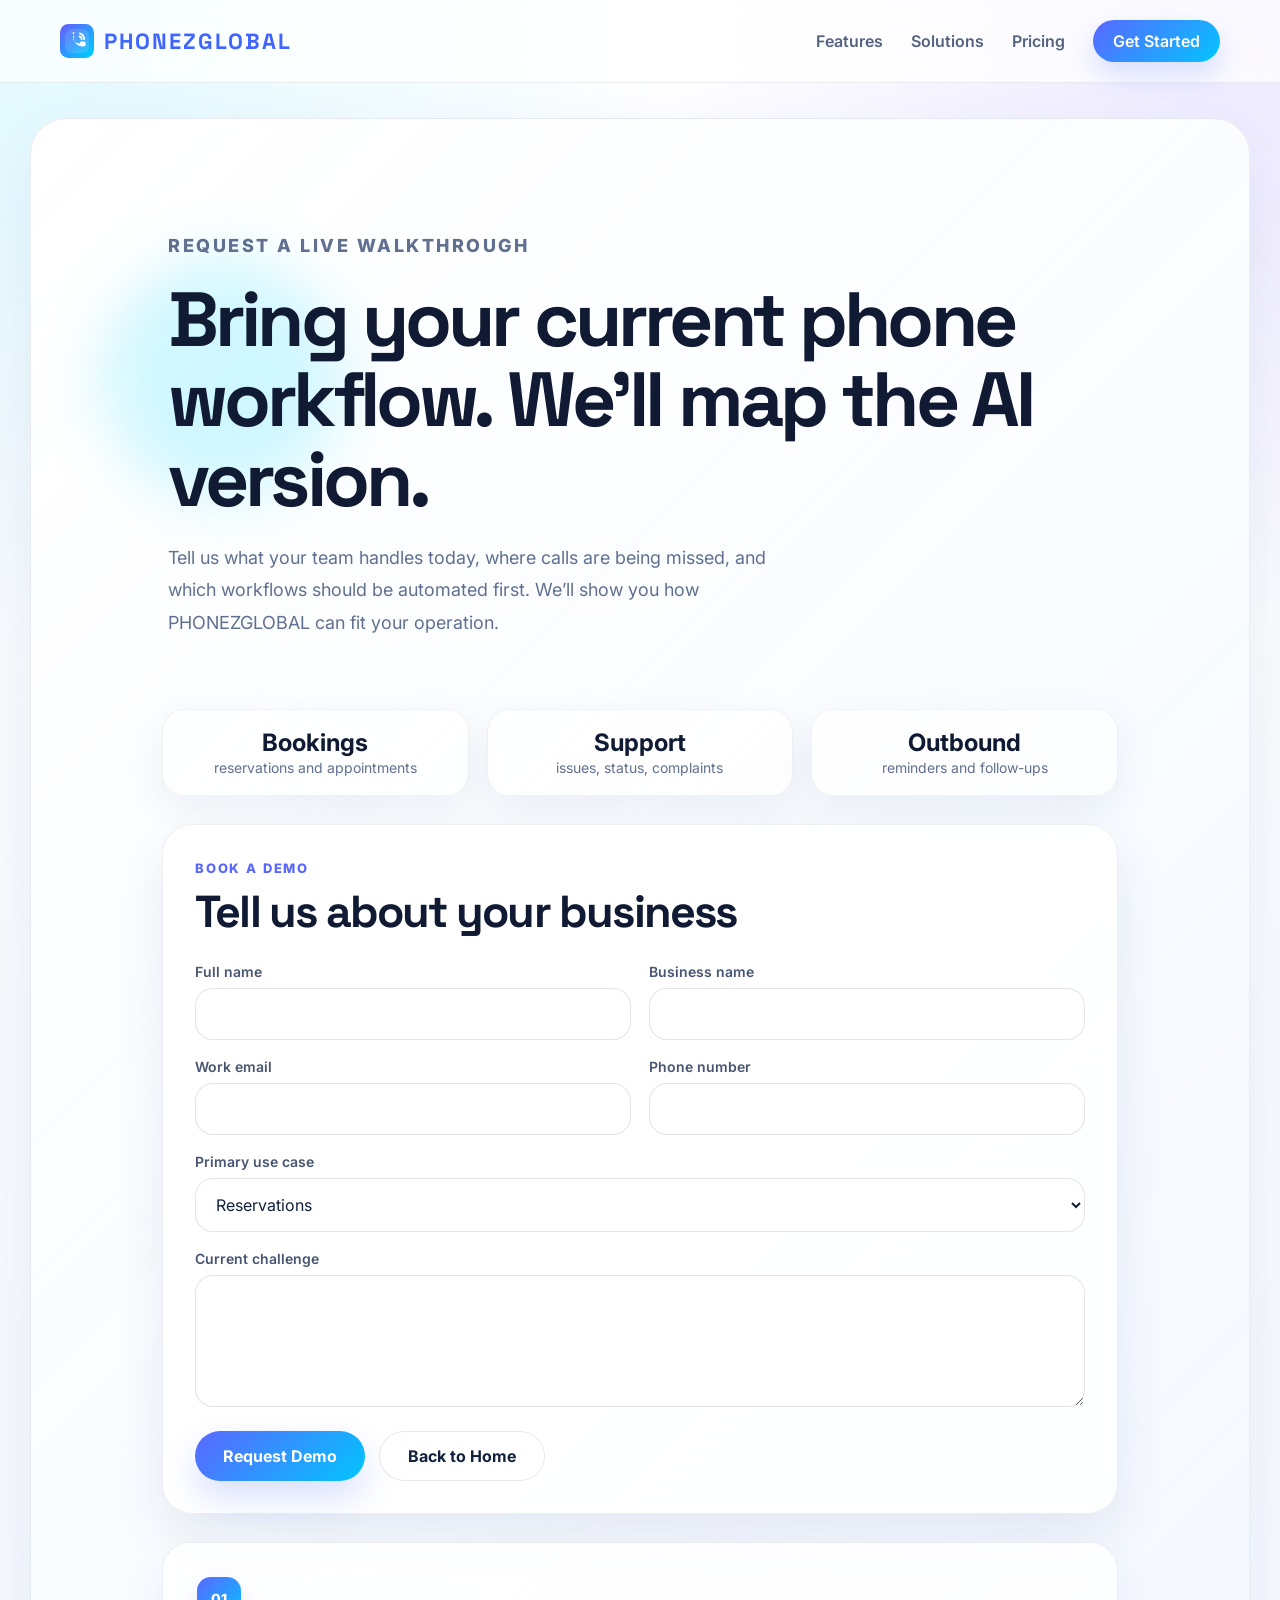
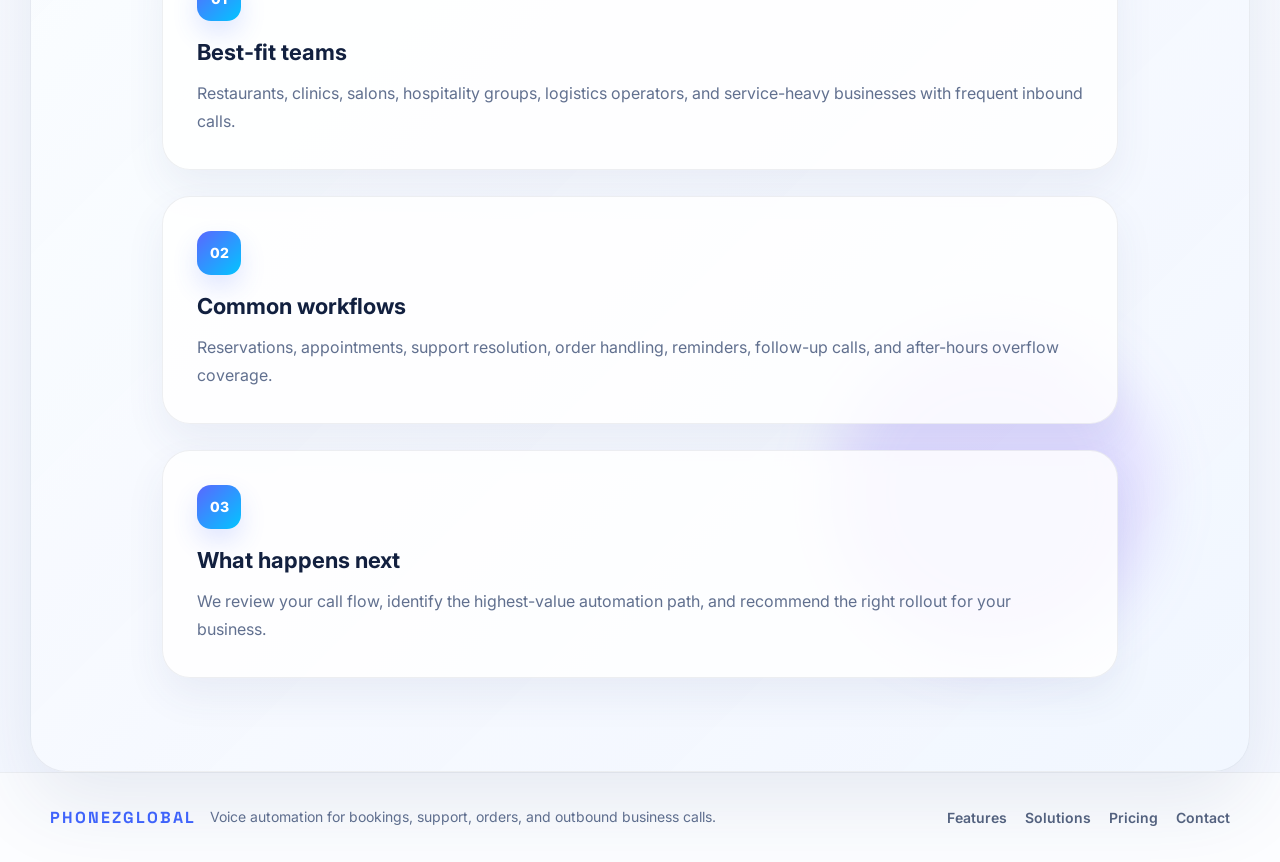
<file: contact.html>
<!DOCTYPE html>
<html lang="en">
<head>
  <meta charset="UTF-8">
  <meta name="viewport" content="width=device-width, initial-scale=1.0">
  <meta name="description" content="Contact PHONEZGLOBAL to request a demo for real-time voice AI call automation for your business.">
  <title>Contact | PHONEZGLOBAL</title>
  <link rel="icon" type="image/svg+xml" href="favicon.svg">
  <link rel="preconnect" href="https://fonts.googleapis.com">
  <link rel="preconnect" href="https://fonts.gstatic.com" crossorigin>
  <link href="https://fonts.googleapis.com/css2?family=Space+Grotesk:wght@500;700&family=Inter:wght@400;500;600;700;800&display=swap" rel="stylesheet">
  <link rel="stylesheet" href="style.css">
</head>
<body class="contact-page-body">

<header class="navbar">
  <a href="/" class="logo">
    <img src="logo-mark.svg" alt="PHONEZGLOBAL logo" class="logo-mark">
    <span>PHONEZGLOBAL</span>
  </a>
  <nav>
    <a href="/#features">Features</a>
    <a href="/#solutions">Solutions</a>
    <a href="/#pricing">Pricing</a>
    <a href="contact.html" class="cta">Get Started</a>
  </nav>
</header>

<main class="contact-page-main">
  <section class="contact-hero">
    <div class="contact-hero-backdrop"></div>
    <div class="hero-orb hero-orb-one"></div>
    <div class="hero-orb hero-orb-two"></div>
    <div class="contact-flow">
      <div class="contact-hero-copy">
        <p class="hero-label">Request a live walkthrough</p>
        <h1>Bring your current phone workflow. We’ll map the AI version.</h1>
        <p>Tell us what your team handles today, where calls are being missed, and which workflows should be automated first. We’ll show you how PHONEZGLOBAL can fit your operation.</p>
      </div>

      <div class="hero-stats contact-stats">
        <div>
          <strong>Bookings</strong>
          <span>reservations and appointments</span>
        </div>
        <div>
          <strong>Support</strong>
          <span>issues, status, complaints</span>
        </div>
        <div>
          <strong>Outbound</strong>
          <span>reminders and follow-ups</span>
        </div>
      </div>

      <div class="contact-form-card">
        <span>Book a demo</span>
        <h2>Tell us about your business</h2>
        <form class="contact-form-grid">
          <div class="form-field">
            <label for="name">Full name</label>
            <input id="name" type="text">
          </div>
          <div class="form-field">
            <label for="company">Business name</label>
            <input id="company" type="text">
          </div>
          <div class="form-field">
            <label for="email">Work email</label>
            <input id="email" type="email">
          </div>
          <div class="form-field">
            <label for="phone">Phone number</label>
            <input id="phone" type="tel">
          </div>
          <div class="form-field form-field-full">
            <label for="usecase">Primary use case</label>
            <select id="usecase">
              <option>Reservations</option>
              <option>Appointments</option>
              <option>Customer support</option>
              <option>Order taking</option>
              <option>Outbound calls</option>
            </select>
          </div>
          <div class="form-field form-field-full">
            <label for="message">Current challenge</label>
            <textarea id="message" rows="5"></textarea>
          </div>
          <div class="form-actions">
            <a href="#" class="btn-primary">Request Demo</a>
            <a href="/" class="btn-secondary">Back to Home</a>
          </div>
        </form>
      </div>

      <section class="contact-info-section">
        <div class="contact-info-grid">
          <div class="card contact-info-card">
            <div class="feature-icon">01</div>
            <h3>Best-fit teams</h3>
            <p>Restaurants, clinics, salons, hospitality groups, logistics operators, and service-heavy businesses with frequent inbound calls.</p>
          </div>
          <div class="card contact-info-card">
            <div class="feature-icon">02</div>
            <h3>Common workflows</h3>
            <p>Reservations, appointments, support resolution, order handling, reminders, follow-up calls, and after-hours overflow coverage.</p>
          </div>
          <div class="card contact-info-card">
            <div class="feature-icon">03</div>
            <h3>What happens next</h3>
            <p>We review your call flow, identify the highest-value automation path, and recommend the right rollout for your business.</p>
          </div>
        </div>
      </section>
    </div>
  </section>
</main>

<footer class="footer">
  <div class="footer-inner">
    <div>
      <div class="logo footer-logo">PHONEZGLOBAL</div>
      <p>Voice automation for bookings, support, orders, and outbound business calls.</p>
    </div>
      <div class="footer-links">
        <a href="/#features">Features</a>
        <a href="/#solutions">Solutions</a>
        <a href="/#pricing">Pricing</a>
        <a href="contact.html">Contact</a>
      </div>
    </div>
</footer>

</body>
</html>
</file>
<file: style.css>
* {
  margin: 0;
  padding: 0;
  box-sizing: border-box;
}

html {
  scroll-behavior: smooth;
}

body {
  color: #11203b;
  font-family: "Inter", sans-serif;
  background:
    radial-gradient(circle at top left, rgba(126, 92, 255, 0.14), transparent 24%),
    radial-gradient(circle at top right, rgba(0, 214, 255, 0.12), transparent 22%),
    linear-gradient(180deg, #ffffff 0%, #f6f8fe 100%);
  overflow-x: hidden;
}

.contact-page-body {
  background:
    radial-gradient(circle at top left, rgba(0, 214, 255, 0.12), transparent 24%),
    radial-gradient(circle at top right, rgba(126, 92, 255, 0.14), transparent 22%),
    linear-gradient(180deg, #ffffff 0%, #f5f8ff 100%);
}

.navbar {
  display: flex;
  justify-content: space-between;
  align-items: center;
  padding: 20px 60px;
  position: fixed;
  width: 100%;
  top: 0;
  z-index: 1000;
  backdrop-filter: blur(16px);
  background: rgba(255, 255, 255, 0.72);
  border-bottom: 1px solid rgba(17, 32, 59, 0.08);
}

.logo {
  font-family: "Space Grotesk", sans-serif;
  font-size: 22px;
  font-weight: 700;
  letter-spacing: 2px;
  color: #4065ff;
  text-decoration: none;
  display: inline-flex;
  align-items: center;
  gap: 10px;
}

.logo-mark {
  width: 34px;
  height: 34px;
  flex-shrink: 0;
  display: block;
}

nav {
  display: flex;
  align-items: center;
  flex-wrap: wrap;
}

nav a {
  margin-left: 28px;
  text-decoration: none;
  color: #55637f;
  font-weight: 600;
  transition: color 0.25s ease, transform 0.25s ease;
}

nav a:hover {
  color: #101a32;
  transform: translateY(-1px);
}

.cta {
  background: linear-gradient(135deg, #5a67ff, #02c5ff);
  padding: 11px 20px;
  border-radius: 999px;
  color: #fff;
  box-shadow: 0 12px 28px rgba(64, 101, 255, 0.2);
}

.hero {
  min-height: 100vh;
  display: flex;
  align-items: center;
  justify-content: center;
  text-align: center;
  padding: 160px 20px 110px;
  position: relative;
}

.hero-backdrop {
  position: absolute;
  inset: 60px 30px 30px;
  border-radius: 36px;
  background:
    linear-gradient(135deg, rgba(255, 255, 255, 0.82), rgba(243, 247, 255, 0.72)),
    url("hero-background.svg") center/cover no-repeat,
    linear-gradient(135deg, #ffffff, #edf3ff);
  border: 1px solid rgba(17, 32, 59, 0.07);
  box-shadow: 0 32px 80px rgba(44, 72, 130, 0.1);
}

.hero-orb {
  position: absolute;
  border-radius: 50%;
  filter: blur(30px);
}

.hero-orb-one {
  width: 240px;
  height: 240px;
  top: 140px;
  left: 8%;
  background: rgba(0, 214, 255, 0.18);
}

.hero-orb-two {
  width: 320px;
  height: 320px;
  right: 10%;
  bottom: 120px;
  background: rgba(126, 92, 255, 0.18);
}

.hero-content {
  position: relative;
  z-index: 2;
  max-width: 880px;
}

.hero-label,
.section-heading span,
.contact-panel span {
  display: inline-block;
  margin-bottom: 18px;
  color: #5a67ff;
  font-size: 13px;
  font-weight: 800;
  letter-spacing: 0.14em;
  text-transform: uppercase;
}

.hero h1 {
  font-family: "Space Grotesk", sans-serif;
  font-size: clamp(3rem, 8vw, 5.5rem);
  font-weight: 700;
  line-height: 1.02;
  letter-spacing: -0.05em;
  color: #101a32;
}

.hero p {
  margin: 22px auto 0;
  max-width: 720px;
  font-size: 18px;
  line-height: 1.75;
  color: #61708f;
}

.hero-buttons {
  margin-top: 34px;
  display: flex;
  justify-content: center;
  flex-wrap: wrap;
  gap: 14px;
}

.hero-stats {
  display: grid;
  grid-template-columns: repeat(3, minmax(0, 1fr));
  gap: 18px;
  max-width: 760px;
  margin: 42px auto 0;
}

.hero-stats div {
  padding: 18px 20px;
  border-radius: 22px;
  background: rgba(255, 255, 255, 0.72);
  border: 1px solid rgba(17, 32, 59, 0.06);
  box-shadow: 0 14px 36px rgba(52, 79, 137, 0.08);
}

.hero-stats strong {
  display: block;
  font-size: 24px;
  color: #101a32;
}

.hero-stats span {
  color: #61708f;
  font-size: 14px;
}

.btn-primary,
.btn-secondary {
  display: inline-flex;
  align-items: center;
  justify-content: center;
  padding: 14px 28px;
  border-radius: 999px;
  text-decoration: none;
  font-weight: 700;
  transition: transform 0.25s ease, box-shadow 0.25s ease;
}

.btn-primary:hover,
.btn-secondary:hover {
  transform: translateY(-1px);
}

.btn-primary {
  background: linear-gradient(135deg, #5a67ff, #02c5ff);
  color: #fff;
  box-shadow: 0 16px 34px rgba(64, 101, 255, 0.2);
}

.btn-secondary {
  border: 1px solid rgba(17, 32, 59, 0.1);
  background: rgba(255, 255, 255, 0.8);
  color: #11203b;
}

.intro-band {
  padding: 0 60px;
  margin-top: -26px;
}

.intro-band p {
  max-width: 1120px;
  margin: 0 auto;
  padding: 0;
  text-align: center;
  color: #fff;
  font-weight: 700;
}

.intro-band-inner {
  max-width: 1120px;
  margin: 0 auto;
  padding: 20px 24px;
  border-radius: 24px;
  background: linear-gradient(135deg, #6f63ff, #14c8ff);
  box-shadow: 0 20px 40px rgba(68, 102, 219, 0.18);
}

.intro-pills {
  margin-top: 16px;
  display: flex;
  justify-content: center;
  flex-wrap: wrap;
  gap: 10px;
}

.intro-pills span {
  padding: 8px 14px;
  border-radius: 999px;
  background: rgba(255, 255, 255, 0.14);
  color: #fff;
  font-size: 14px;
  font-weight: 600;
}

section {
  padding: 120px 60px;
  text-align: center;
}

.section-heading {
  max-width: 780px;
  margin: 0 auto;
}

.section-heading h2,
.contact-panel h2 {
  font-family: "Space Grotesk", sans-serif;
  font-size: clamp(2.2rem, 5vw, 3.8rem);
  line-height: 1.05;
  letter-spacing: -0.04em;
  color: #101a32;
}

.grid {
  display: grid;
  grid-template-columns: repeat(auto-fit, minmax(260px, 1fr));
  gap: 26px;
  margin-top: 54px;
}

.card {
  padding: 34px;
  border-radius: 28px;
  text-align: left;
  background: rgba(255, 255, 255, 0.82);
  border: 1px solid rgba(17, 32, 59, 0.07);
  box-shadow: 0 18px 40px rgba(51, 74, 128, 0.07);
  transition: transform 0.35s ease, box-shadow 0.35s ease, border-color 0.35s ease;
}

.feature-card {
  position: relative;
  overflow: hidden;
}

.feature-card::before {
  content: "";
  position: absolute;
  top: 0;
  right: 0;
  width: 140px;
  height: 140px;
  background: radial-gradient(circle, rgba(90, 103, 255, 0.12), transparent 70%);
}

.card:hover {
  transform: translateY(-8px);
  border-color: rgba(90, 103, 255, 0.22);
  box-shadow: 0 22px 46px rgba(58, 87, 152, 0.12);
}

.feature-icon {
  width: 44px;
  height: 44px;
  margin-bottom: 18px;
  border-radius: 14px;
  display: inline-flex;
  align-items: center;
  justify-content: center;
  background: linear-gradient(135deg, #5a67ff, #02c5ff);
  color: #fff;
  font-size: 14px;
  font-weight: 800;
  box-shadow: 0 12px 26px rgba(64, 101, 255, 0.16);
}

.card h3 {
  margin-bottom: 14px;
  color: #12203f;
  font-size: 22px;
}

.card p {
  color: #61708f;
  line-height: 1.75;
}

.simple-card {
  text-align: center;
}

.solutions {
  text-align: left;
}

.solutions-layout {
  max-width: 1180px;
  margin: 54px auto 0;
  display: grid;
  grid-template-columns: 0.9fr 1.1fr;
  gap: 28px;
  align-items: start;
}

.solutions-copy {
  padding: 34px;
  border-radius: 28px;
  background: linear-gradient(180deg, rgba(255, 255, 255, 0.92), rgba(243, 247, 255, 0.84));
  border: 1px solid rgba(17, 32, 59, 0.07);
  box-shadow: 0 18px 40px rgba(51, 74, 128, 0.07);
}

.solutions-copy h3 {
  margin-bottom: 14px;
  font-family: "Space Grotesk", sans-serif;
  font-size: 30px;
  line-height: 1.15;
  color: #101a32;
}

.solutions-copy p {
  color: #61708f;
  line-height: 1.8;
}

.solutions-grid {
  display: grid;
  grid-template-columns: repeat(2, minmax(0, 1fr));
  gap: 26px;
}

.solution-card {
  min-height: 190px;
  display: flex;
  flex-direction: column;
  justify-content: flex-start;
  overflow: hidden;
}

.solution-image {
  width: calc(100% + 68px);
  height: 180px;
  margin: -34px -34px 22px;
  object-fit: cover;
  display: block;
}

.pricing {
  background:
    radial-gradient(circle at top right, rgba(90, 103, 255, 0.12), transparent 24%),
    linear-gradient(180deg, #eef2ff 0%, #e8f6ff 100%);
  border-top: 1px solid rgba(90, 103, 255, 0.08);
  border-bottom: 1px solid rgba(90, 103, 255, 0.08);
}

.pricing-note {
  max-width: 720px;
  margin: 18px auto 0;
}

.pricing-note p {
  color: #61708f;
  line-height: 1.75;
}

.pricing-grid {
  align-items: stretch;
}

.pricing-card {
  text-align: center;
  background: rgba(255, 255, 255, 0.92);
}

.plan-points {
  margin-top: 24px;
  padding: 0;
  list-style: none;
  display: grid;
  gap: 12px;
  text-align: left;
}

.plan-points li {
  position: relative;
  padding-left: 22px;
  color: #55637f;
  line-height: 1.6;
}

.plan-points li::before {
  content: "";
  position: absolute;
  left: 0;
  top: 10px;
  width: 8px;
  height: 8px;
  border-radius: 50%;
  background: linear-gradient(135deg, #5a67ff, #02c5ff);
}

.price {
  margin-bottom: 12px;
  color: #101a32;
  font-family: "Space Grotesk", sans-serif;
  font-size: 40px;
  font-weight: 700;
}

.price span {
  color: #61708f;
  font-size: 16px;
  font-weight: 500;
}

.featured-price {
  background:
    radial-gradient(circle at top right, rgba(2, 197, 255, 0.22), transparent 28%),
    linear-gradient(180deg, rgba(255, 255, 255, 0.98), rgba(235, 245, 255, 0.94));
  border: 1px solid rgba(2, 197, 255, 0.24);
  box-shadow: 0 24px 54px rgba(58, 87, 152, 0.12);
}

.contact {
  padding-top: 90px;
}

.contact-panel {
  max-width: 980px;
  margin: 0 auto;
  padding: 54px 34px;
  border-radius: 34px;
  background:
    radial-gradient(circle at top right, rgba(126, 92, 255, 0.18), transparent 28%),
    linear-gradient(135deg, rgba(255, 255, 255, 0.95), rgba(244, 248, 255, 0.92));
  border: 1px solid rgba(17, 32, 59, 0.07);
  box-shadow: 0 28px 70px rgba(57, 81, 139, 0.1);
  display: flex;
  align-items: center;
  justify-content: space-between;
  gap: 24px;
  text-align: left;
}

.contact-panel p {
  max-width: 720px;
  margin: 18px 0 0;
  color: #61708f;
  line-height: 1.75;
}

.contact-copy {
  max-width: 620px;
}

.contact-actions {
  display: flex;
  flex-wrap: wrap;
  gap: 14px;
}

.newsletter-section {
  padding: 24px 60px 110px;
}

.newsletter-shell {
  max-width: 1180px;
  margin: 0 auto;
  padding: 38px;
  display: grid;
  grid-template-columns: 0.95fr 1.05fr;
  gap: 28px;
  border-radius: 34px;
  background:
    radial-gradient(circle at top right, rgba(2, 197, 255, 0.18), transparent 30%),
    radial-gradient(circle at left bottom, rgba(90, 103, 255, 0.16), transparent 28%),
    linear-gradient(135deg, rgba(255, 255, 255, 0.96), rgba(241, 246, 255, 0.92));
  border: 1px solid rgba(17, 32, 59, 0.08);
  box-shadow: 0 28px 70px rgba(57, 81, 139, 0.1);
}

.newsletter-copy {
  text-align: left;
}

.newsletter-copy span {
  display: inline-block;
  margin-bottom: 14px;
  color: #5a67ff;
  font-size: 13px;
  font-weight: 800;
  letter-spacing: 0.14em;
  text-transform: uppercase;
}

.newsletter-copy h2 {
  font-family: "Space Grotesk", sans-serif;
  font-size: clamp(2rem, 4vw, 3.2rem);
  line-height: 1.08;
  letter-spacing: -0.04em;
  color: #101a32;
}

.newsletter-copy p {
  margin-top: 16px;
  color: #61708f;
  line-height: 1.8;
}

.newsletter-form {
  display: grid;
  grid-template-columns: repeat(2, minmax(0, 1fr));
  gap: 16px;
  align-content: center;
}

.newsletter-field {
  display: grid;
  gap: 8px;
}

.newsletter-field label {
  color: #475472;
  font-size: 14px;
  font-weight: 600;
}

.newsletter-field input,
.newsletter-field select {
  width: 100%;
  border: 1px solid rgba(17, 32, 59, 0.12);
  border-radius: 18px;
  padding: 15px 16px;
  font: inherit;
  color: #11203b;
  background: rgba(255, 255, 255, 0.96);
}

.newsletter-field input:focus,
.newsletter-field select:focus {
  outline: 2px solid rgba(90, 103, 255, 0.2);
  border-color: rgba(90, 103, 255, 0.34);
}

.newsletter-button {
  grid-column: 1 / -1;
  justify-self: start;
}

.footer {
  padding: 34px;
  background: rgba(255, 255, 255, 0.72);
  border-top: 1px solid rgba(17, 32, 59, 0.06);
}

.footer p {
  color: #61708f;
}

.footer-inner {
  max-width: 1180px;
  margin: 0 auto;
  display: flex;
  justify-content: space-between;
  align-items: center;
  gap: 18px;
  text-align: left;
  flex-wrap: nowrap;
}

.footer-logo {
  margin-bottom: 0;
  font-size: 16px;
  flex-shrink: 0;
}

.footer-links {
  display: flex;
  align-items: center;
  gap: 18px;
  flex-wrap: nowrap;
}

.footer-links a {
  color: #55637f;
  text-decoration: none;
  font-weight: 600;
  font-size: 14px;
  white-space: nowrap;
}

.footer-links a:hover {
  color: #101a32;
}

.footer-inner p {
  font-size: 14px;
  line-height: 1.4;
  white-space: nowrap;
}

.footer-inner > div:first-child {
  display: flex;
  align-items: center;
  gap: 14px;
  min-width: 0;
}

.contact-page-main {
  padding-top: 118px;
}

.contact-hero {
  position: relative;
  padding: 32px 60px 70px;
}

.contact-hero-backdrop {
  position: absolute;
  inset: 0 30px 0 30px;
  border-radius: 36px;
  background:
    linear-gradient(135deg, rgba(255, 255, 255, 0.96), rgba(242, 247, 255, 0.9)),
    linear-gradient(135deg, #ffffff, #edf3ff);
  border: 1px solid rgba(17, 32, 59, 0.07);
  box-shadow: 0 32px 80px rgba(44, 72, 130, 0.1);
}

.contact-hero-grid {
  position: relative;
  z-index: 2;
  max-width: 1180px;
  margin: 0 auto;
  display: grid;
  grid-template-columns: 0.95fr 1.05fr;
  gap: 28px;
  align-items: start;
  padding: 48px 12px 24px;
}

.contact-flow {
  position: relative;
  z-index: 2;
  max-width: 980px;
  margin: 0 auto;
  display: grid;
  gap: 28px;
  padding: 48px 12px 24px;
}

.contact-hero-copy {
  text-align: left;
  padding: 10px 6px 0;
}

.contact-hero-copy h1 {
  font-family: "Space Grotesk", sans-serif;
  font-size: clamp(2.8rem, 6vw, 4.8rem);
  line-height: 1.04;
  letter-spacing: -0.05em;
  color: #101a32;
}

.contact-hero-copy p {
  margin-top: 22px;
  max-width: 650px;
  font-size: 18px;
  line-height: 1.8;
  color: #61708f;
}

.contact-stats {
  margin-left: 0;
  margin-right: 0;
  max-width: none;
}

.contact-form-card {
  padding: 32px;
  border-radius: 30px;
  background: rgba(255, 255, 255, 0.88);
  border: 1px solid rgba(17, 32, 59, 0.07);
  box-shadow: 0 22px 48px rgba(57, 81, 139, 0.1);
  text-align: left;
}

.contact-form-card span {
  display: inline-block;
  margin-bottom: 12px;
  color: #5a67ff;
  font-size: 13px;
  font-weight: 800;
  letter-spacing: 0.14em;
  text-transform: uppercase;
}

.contact-form-card h2 {
  font-family: "Space Grotesk", sans-serif;
  font-size: clamp(2rem, 4vw, 2.8rem);
  line-height: 1.08;
  letter-spacing: -0.04em;
  color: #101a32;
}

.contact-form-grid {
  display: grid;
  grid-template-columns: repeat(2, minmax(0, 1fr));
  gap: 18px;
  margin-top: 26px;
}

.form-field {
  display: grid;
  gap: 8px;
}

.form-field label {
  color: #475472;
  font-size: 14px;
  font-weight: 600;
}

.form-field input,
.form-field select,
.form-field textarea {
  width: 100%;
  border: 1px solid rgba(17, 32, 59, 0.12);
  border-radius: 18px;
  padding: 15px 16px;
  font: inherit;
  color: #11203b;
  background: rgba(255, 255, 255, 0.95);
}

.form-field textarea {
  resize: vertical;
}

.form-field input:focus,
.form-field select:focus,
.form-field textarea:focus {
  outline: 2px solid rgba(90, 103, 255, 0.2);
  border-color: rgba(90, 103, 255, 0.34);
}

.form-field-full {
  grid-column: 1 / -1;
}

.form-actions {
  grid-column: 1 / -1;
  display: flex;
  flex-wrap: wrap;
  gap: 14px;
  margin-top: 6px;
}

.contact-info-section {
  padding: 0;
}

.contact-info-grid {
  max-width: 980px;
  margin: 0;
  display: grid;
  grid-template-columns: 1fr;
  gap: 26px;
}

.contact-info-card {
  min-height: 0;
}

@media (max-width: 900px) {
  .navbar {
    padding: 18px 24px;
  }

  section,
  .intro-band {
    padding-left: 24px;
    padding-right: 24px;
  }

  .hero-backdrop {
    inset: 70px 12px 20px;
  }

  .hero-stats {
    grid-template-columns: 1fr;
  }

  .solutions-layout,
  .solutions-grid,
  .contact-panel,
  .footer-inner,
  .newsletter-shell,
  .newsletter-form {
    grid-template-columns: 1fr;
    flex-direction: column;
  }

  .contact-hero,
  .contact-info-section {
    padding-left: 24px;
    padding-right: 24px;
  }

  .contact-info-grid,
  .contact-form-grid {
    grid-template-columns: 1fr;
  }

  .contact-hero-backdrop {
    inset: 0 12px 0 12px;
  }

  .contact-flow {
    padding-left: 0;
    padding-right: 0;
  }

  .form-field-full,
  .form-actions {
    grid-column: auto;
  }
}

@media (max-width: 640px) {
  .navbar {
    flex-direction: column;
    align-items: flex-start;
    gap: 14px;
  }

  nav a {
    margin-left: 0;
    margin-right: 18px;
    margin-top: 8px;
  }

  .hero {
    padding-top: 190px;
  }

  .hero-buttons {
    flex-direction: column;
  }

  .card,
  .contact-panel,
  .newsletter-shell {
    padding: 26px;
  }
}
</file>
